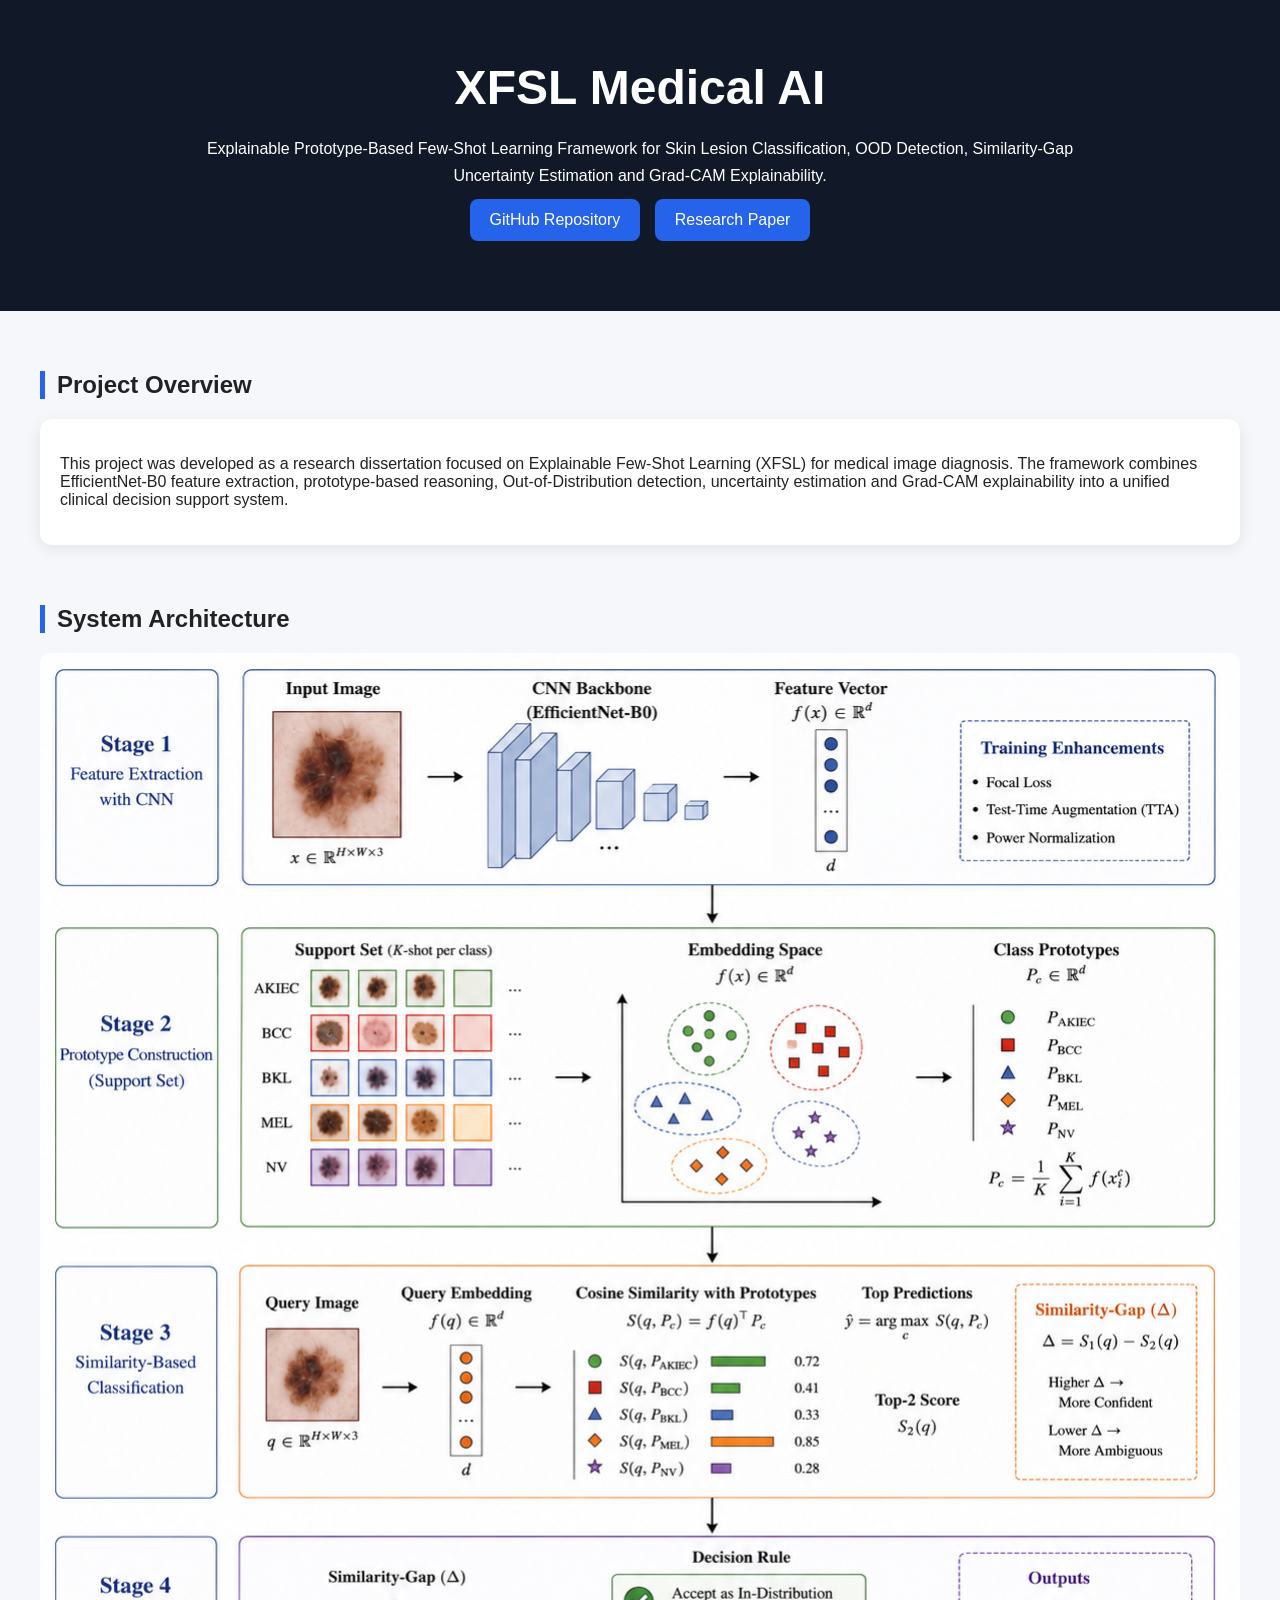
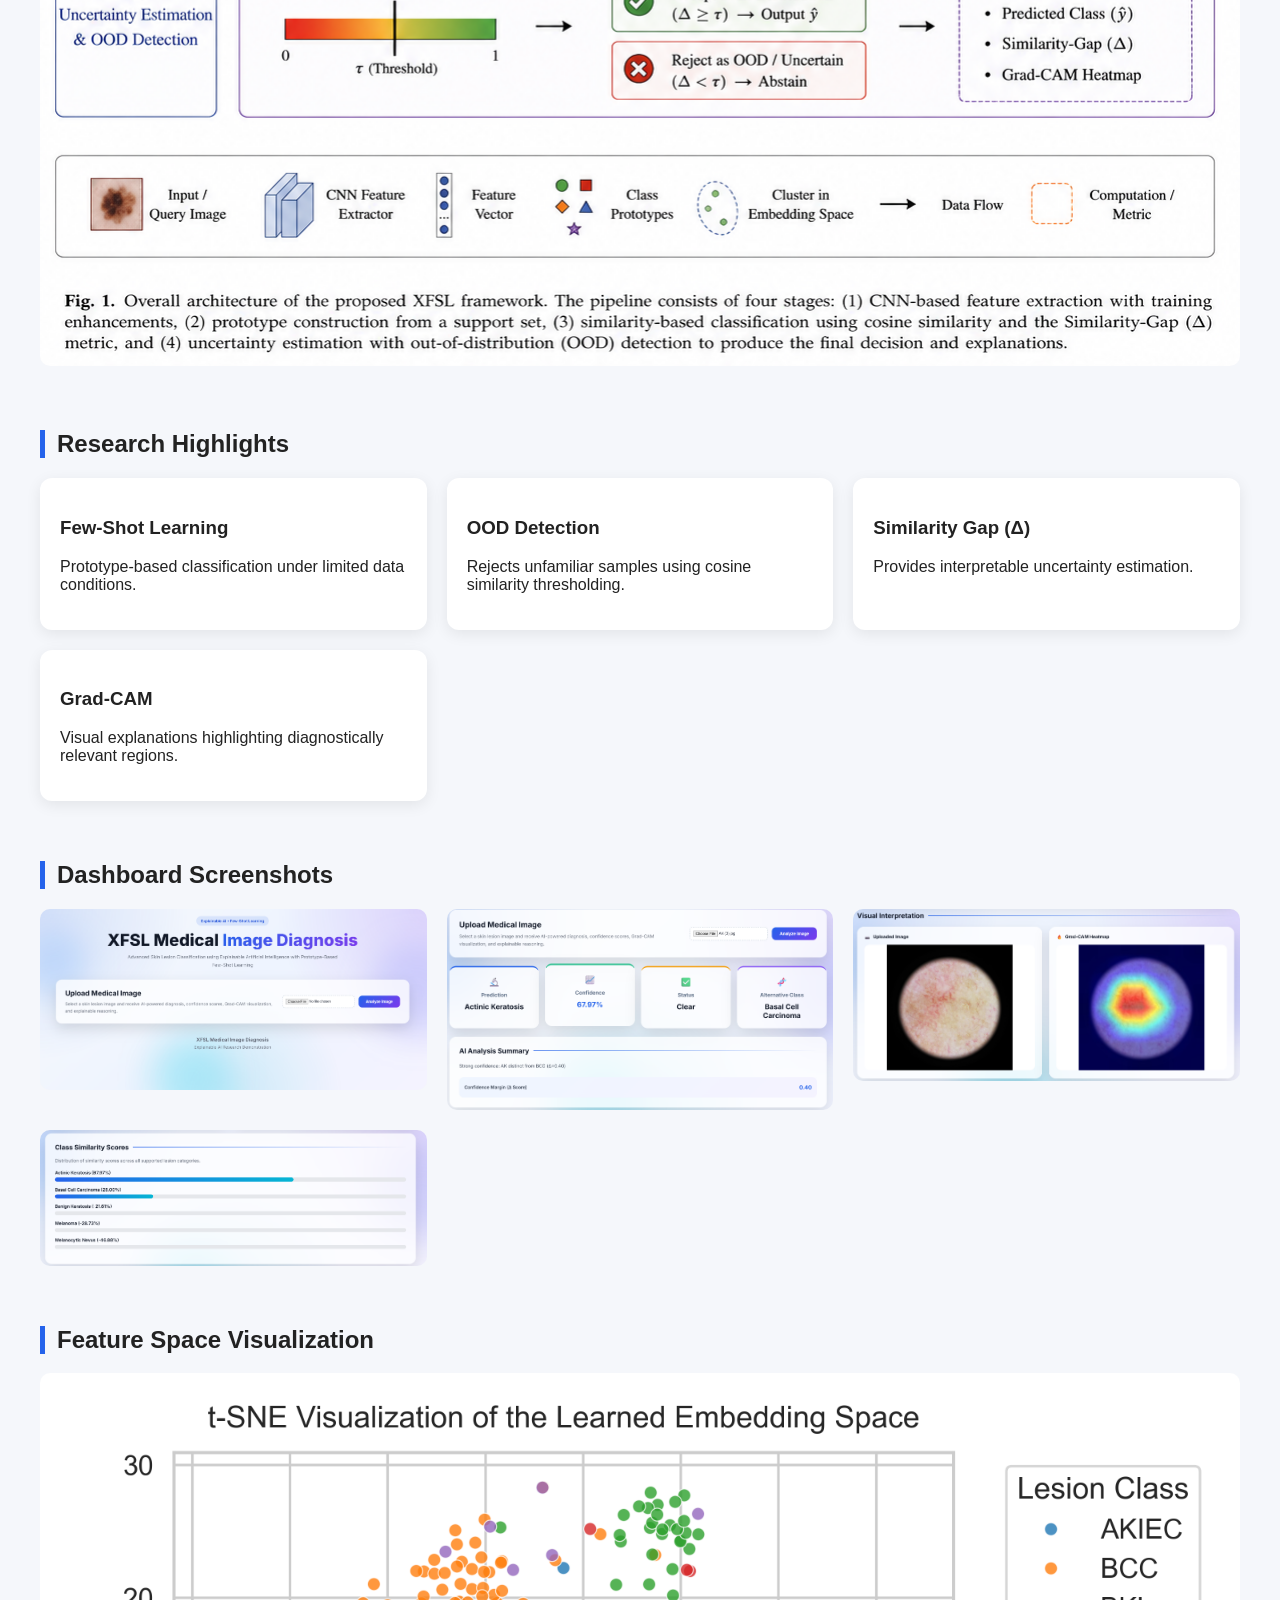
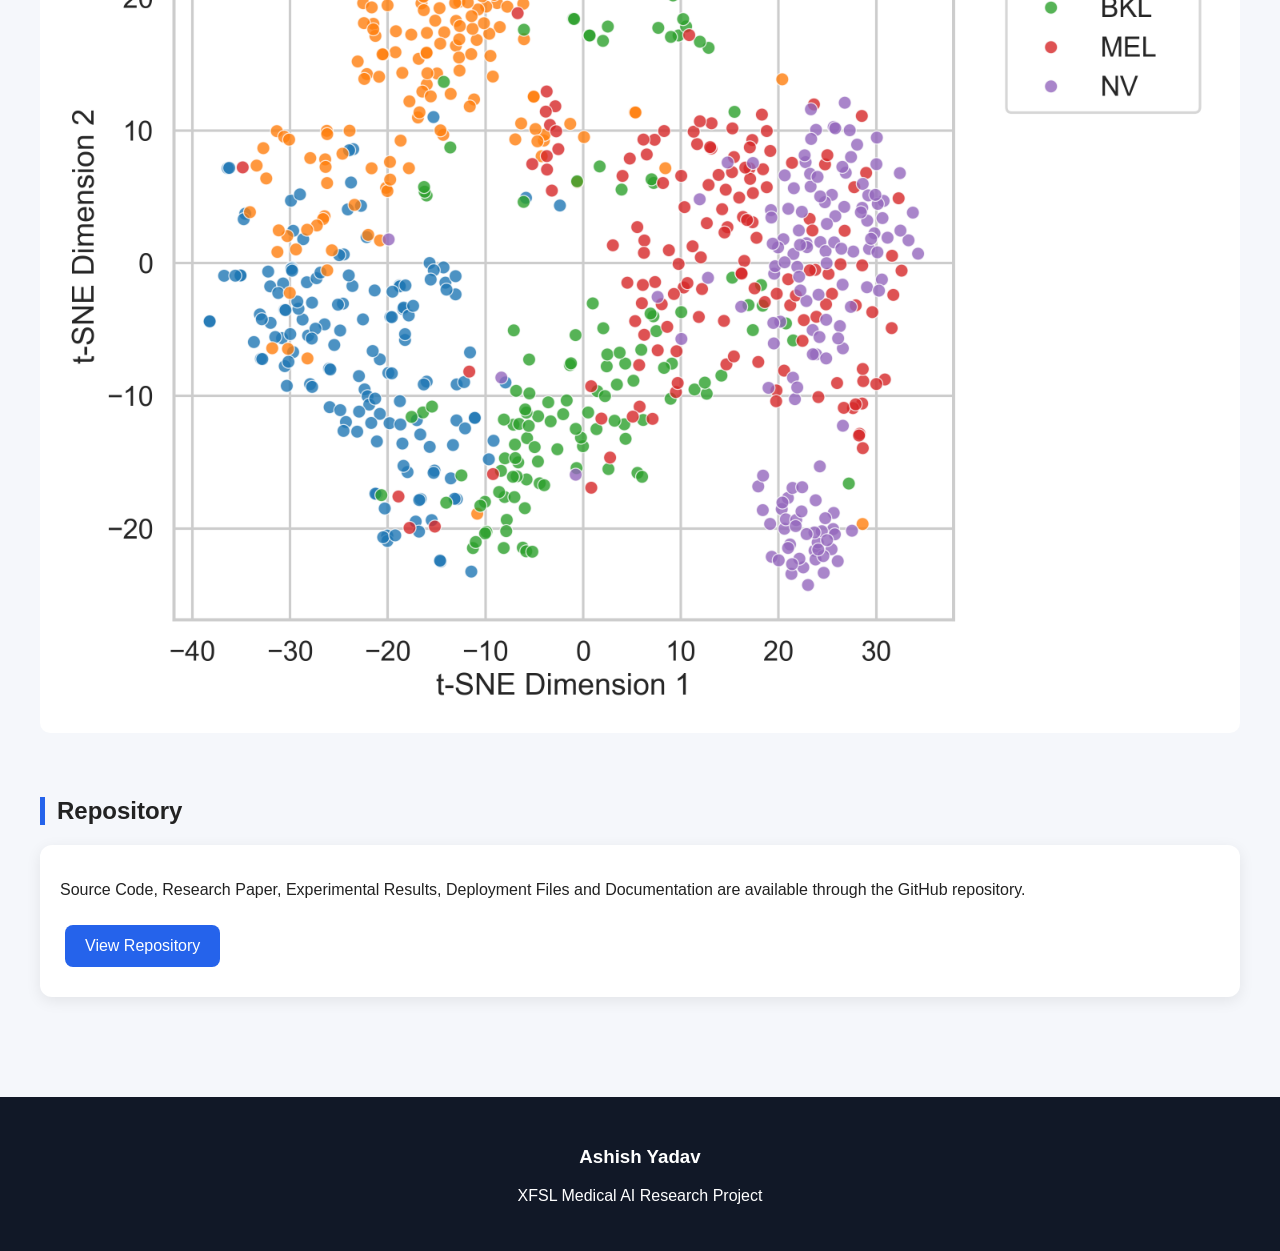
<file: index.html>
<!DOCTYPE html>
<html lang="en">
<head>
<meta charset="UTF-8">
<meta name="viewport" content="width=device-width, initial-scale=1.0">

<title>XFSL Medical AI</title>

<style>
body{
    margin:0;
    font-family:Arial,Helvetica,sans-serif;
    background:#f5f7fb;
    color:#222;
}

header{
    background:#111827;
    color:white;
    padding:60px 20px;
    text-align:center;
}

header h1{
    margin:0;
    font-size:3rem;
}

header p{
    max-width:900px;
    margin:auto;
    margin-top:20px;
    line-height:1.7;
}

.container{
    max-width:1200px;
    margin:auto;
    padding:40px 20px;
}

.section{
    margin-bottom:60px;
}

.section h2{
    border-left:5px solid #2563eb;
    padding-left:12px;
}

.grid{
    display:grid;
    grid-template-columns:repeat(auto-fit,minmax(300px,1fr));
    gap:20px;
}

.card{
    background:white;
    border-radius:12px;
    padding:20px;
    box-shadow:0 4px 15px rgba(0,0,0,.08);
}

img{
    width:100%;
    border-radius:10px;
}

.btn{
    display:inline-block;
    padding:12px 20px;
    background:#2563eb;
    color:white;
    text-decoration:none;
    border-radius:8px;
    margin:10px 5px;
}

footer{
    background:#111827;
    color:white;
    text-align:center;
    padding:30px;
}
</style>
</head>

<body>

<header>
<h1>XFSL Medical AI</h1>

<p>
Explainable Prototype-Based Few-Shot Learning Framework
for Skin Lesion Classification, OOD Detection,
Similarity-Gap Uncertainty Estimation and Grad-CAM Explainability.
</p>

<a class="btn" href="https://github.com/ashishyadav18/XFSL-Medical-Image-Diagnosis" target="_blank">
GitHub Repository
</a>

<a class="btn" href="article/Explainable_Few_Shot_Learning_for_Medical_Image_Diagnosis.pdf" target="_blank">
Research Paper
</a>
</header>

<div class="container">

<div class="section">
<h2>Project Overview</h2>

<div class="card">
<p>
This project was developed as a research dissertation focused on
Explainable Few-Shot Learning (XFSL) for medical image diagnosis.
The framework combines EfficientNet-B0 feature extraction,
prototype-based reasoning, Out-of-Distribution detection,
uncertainty estimation and Grad-CAM explainability into a unified
clinical decision support system.
</p>
</div>
</div>

<div class="section">
<h2>System Architecture</h2>

<img src="assets/architecture.png">
</div>

<div class="section">
<h2>Research Highlights</h2>

<div class="grid">

<div class="card">
<h3>Few-Shot Learning</h3>
<p>Prototype-based classification under limited data conditions.</p>
</div>

<div class="card">
<h3>OOD Detection</h3>
<p>Rejects unfamiliar samples using cosine similarity thresholding.</p>
</div>

<div class="card">
<h3>Similarity Gap (Δ)</h3>
<p>Provides interpretable uncertainty estimation.</p>
</div>

<div class="card">
<h3>Grad-CAM</h3>
<p>Visual explanations highlighting diagnostically relevant regions.</p>
</div>

</div>
</div>

<div class="section">
<h2>Dashboard Screenshots</h2>

<div class="grid">

<img src="assets/dashboard-home.png">

<img src="assets/dashboard-results1.png">

<img src="assets/dashboard-results2.png">

<img src="assets/dashboard-results3.png">

</div>
</div>

<div class="section">
<h2>Feature Space Visualization</h2>

<img src="assets/tsne_visualization.png">
</div>

<div class="section">
<h2>Repository</h2>

<div class="card">
<p>
Source Code, Research Paper, Experimental Results,
Deployment Files and Documentation are available
through the GitHub repository.
</p>

<a class="btn" href="https://github.com/ashishyadav18/XFSL-Medical-Image-Diagnosis" target="_blank">
View Repository
</a>
</div>
</div>

</div>

<footer>
<h3>Ashish Yadav</h3>
<p>
XFSL Medical AI Research Project
</p>
</footer>

</body>
</html>
</file>
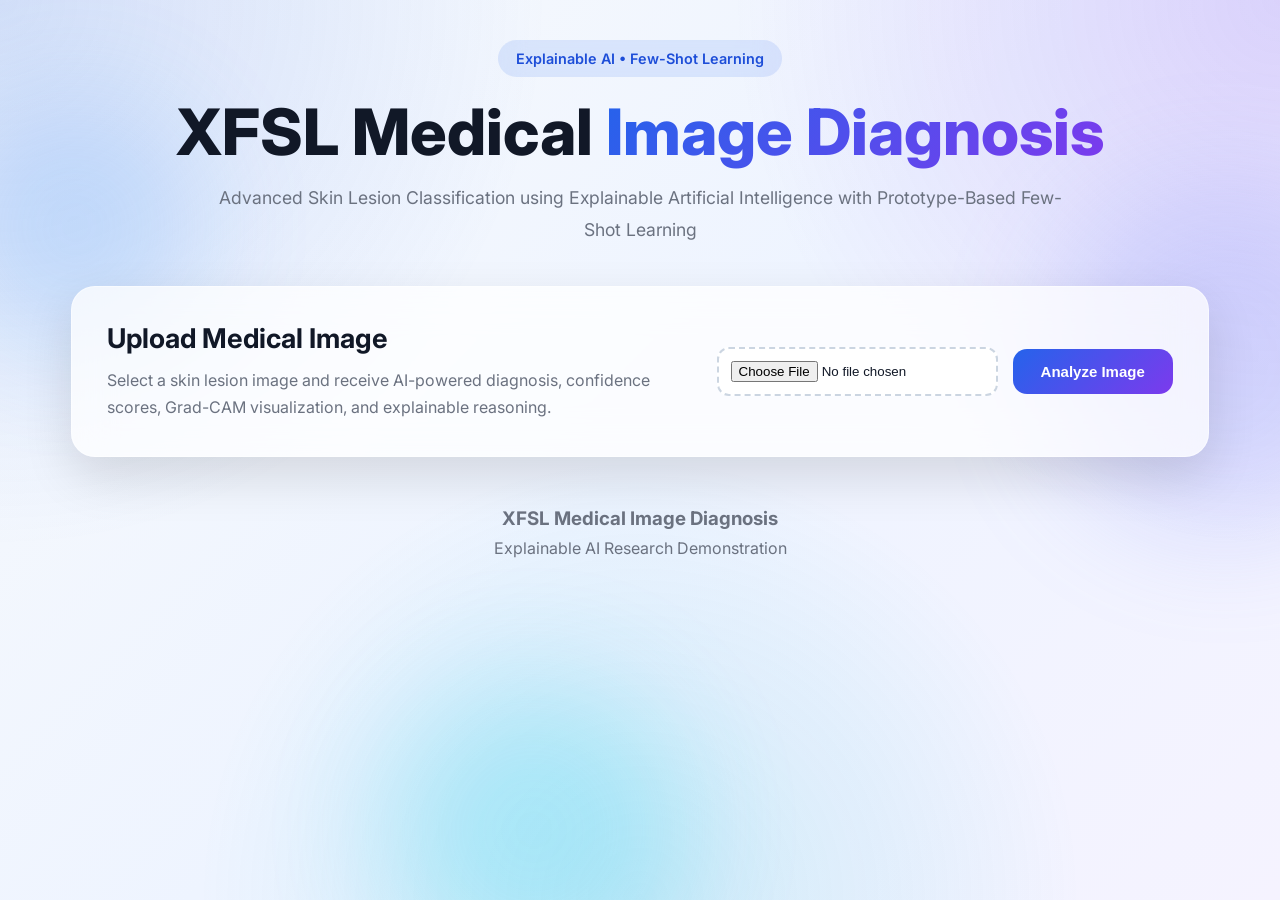
<file: deployment/frontend/index.html>
<!DOCTYPE html>
<html lang="en">

<head>
    <meta charset="UTF-8">
    <meta name="viewport" content="width=device-width, initial-scale=1.0">

    <title>XFSL Medical AI </title>
    <link rel="icon" type="image/png" href="logo.png">

    <link rel="stylesheet" href="style.css">

    <link rel="preconnect" href="https://fonts.googleapis.com">
    <link rel="preconnect" href="https://fonts.gstatic.com" crossorigin>

    <link href="https://fonts.googleapis.com/css2?family=Inter:wght@300;400;500;600;700;800&display=swap"
        rel="stylesheet">
</head>

<body>

    <!-- Background Effects -->

    <div class="bg-gradient"></div>

    <div class="floating-circle circle-1"></div>
    <div class="floating-circle circle-2"></div>
    <div class="floating-circle circle-3"></div>

    <div class="container">

        <!-- HERO SECTION -->

        <header class="hero">

            <div class="hero-badge">
                Explainable AI • Few-Shot Learning
            </div>

            <h1>
                XFSL Medical
                <span>Image Diagnosis</span>
            </h1>

            <p class="subtitle">
                Advanced Skin Lesion Classification using Explainable Artificial
                Intelligence with Prototype-Based Few-Shot Learning
            </p>

        </header>

        <!-- UPLOAD SECTION -->

        <section class="upload-card">

            <div class="upload-left">

                <h2>Upload Medical Image</h2>

                <p>
                    Select a skin lesion image and receive AI-powered diagnosis,
                    confidence scores, Grad-CAM visualization, and explainable
                    reasoning.
                </p>

            </div>

            <div class="upload-right">

                <input
                    type="file"
                    id="imageInput"
                    accept="image/*"
                >

                <button onclick="predictImage()">
                    Analyze Image
                </button>

            </div>

        </section>

        <!-- LOADING -->

        <div id="loading" class="hidden loading-card">

            <div class="loader"></div>

            <h3>Analyzing Image</h3>

            <p>
                Running XFSL model and generating explainability maps...
            </p>

        </div>

        <!-- RESULTS -->

        <div id="results" class="hidden">

            <!-- QUICK STATS -->

            <section class="cards">

                <div class="card prediction-card">

                    <div class="card-icon">
                        🔬
                    </div>

                    <h3>Prediction</h3>

                    <p id="prediction"></p>

                </div>

                <div class="card confidence-card">

                    <div class="card-icon">
                        📈
                    </div>

                    <h3>Confidence</h3>

                    <p id="confidence"></p>

                </div>

                <div class="card status-card">

                    <div class="card-icon">
                        ✅
                    </div>

                    <h3>Status</h3>

                    <p id="clarity"></p>

                </div>

                <div class="card alternative-card">

                    <div class="card-icon">
                        🧬
                    </div>

                    <h3>Alternative Class</h3>

                    <p id="alternative"></p>

                </div>

            </section>

            <!-- ANALYSIS SUMMARY -->

            <section class="summary-card">

                <div class="section-header">

                    <h2>AI Analysis Summary</h2>

                    <div class="section-line"></div>

                </div>

                <div class="summary-content">

                    <p id="reason"></p>

                    <div class="delta-box">

                        <span class="delta-label">
                            Confidence Margin (Δ Score)
                        </span>

                        <span id="delta" class="delta-value"></span>

                    </div>

                </div>

            </section>

            <!-- IMAGE COMPARISON -->

            <section class="image-section">

                <div class="section-header">

                    <h2>Visual Interpretation</h2>

                    <div class="section-line"></div>

                </div>

                <div class="image-row">

                    <!-- Uploaded -->

                    <div class="image-box">

                        <div class="image-title">

                            <span>📷</span>

                            Uploaded Image

                        </div>

                        <img
                            id="uploadedImage"
                            alt="Uploaded Image"
                        >

                    </div>

                    <!-- Heatmap -->

                    <div class="image-box">

                        <div class="image-title">

                            <span>🔥</span>

                            Grad-CAM Heatmap

                        </div>

                        <div
                            id="heatmapPlaceholder"
                            class="placeholder hidden"
                        >

                            <div class="ood-warning">

                                <h3>
                                    Out-of-Distribution Sample
                                </h3>

                                <p>
                                    This image does not closely match any
                                    learned XFSL prototype class.
                                </p>

                                <p>
                                    Grad-CAM visualization is unavailable
                                    for this sample.
                                </p>

                            </div>

                        </div>

                        <img
                            id="heatmapImage"
                            alt="Grad-CAM Heatmap"
                        >

                    </div>

                </div>

            </section>

            <!-- SIMILARITY SCORES -->

            <section class="scores-section">

                <div class="section-header">

                    <h2>Class Similarity Scores</h2>

                    <div class="section-line"></div>

                </div>

                <p class="scores-description">

                    Distribution of similarity scores across all supported
                    lesion categories.

                </p>

                <div id="scoreContainer"></div>

            </section>

        </div>

        <!-- FOOTER -->

        <footer>

            <div class="footer-content">

                <h3>XFSL Medical Image Diagnosis</h3>

                <p>
                    Explainable AI Research Demonstration
                </p>

            </div>

        </footer>

    </div>


    <script src="app.js"></script>

</body>

</html>
</file>
<file: deployment/frontend/style.css>
/* ==========================================
   GOOGLE FONT
========================================== */

*{
    margin:0;
    padding:0;
    box-sizing:border-box;
}

:root{

    --primary:#2563eb;
    --secondary:#06b6d4;
    --accent:#7c3aed;

    --bg:#0f172a;
    --card:#ffffff;

    --text:#111827;
    --muted:#6b7280;

    --shadow:
        0 20px 50px rgba(0,0,0,0.12);

    --glass:
        rgba(255,255,255,0.75);
}

/* ==========================================
   BODY
========================================== */

body{

    font-family:'Inter',sans-serif;

    background:
        linear-gradient(
            135deg,
            #f8fafc,
            #eef4ff,
            #f5f3ff
        );

    min-height:100vh;

    color:var(--text);

    overflow-x:hidden;

    position:relative;
}

/* ==========================================
   BACKGROUND EFFECTS
========================================== */

.bg-gradient{

    position:fixed;

    inset:0;

    background:

        radial-gradient(
            circle at top left,
            rgba(37,99,235,0.18),
            transparent 35%
        ),

        radial-gradient(
            circle at top right,
            rgba(124,58,237,0.18),
            transparent 35%
        ),

        radial-gradient(
            circle at bottom,
            rgba(6,182,212,0.15),
            transparent 40%
        );

    z-index:-3;
}

.floating-circle{

    position:fixed;

    border-radius:50%;

    filter:blur(60px);

    opacity:.25;

    z-index:-2;
}

.circle-1{

    width:250px;
    height:250px;

    background:#60a5fa;

    top:100px;
    left:-50px;
}

.circle-2{

    width:350px;
    height:350px;

    background:#818cf8;

    top:20%;
    right:-120px;
}

.circle-3{

    width:300px;
    height:300px;

    background:#22d3ee;

    bottom:-80px;
    left:30%;
}

/* ==========================================
   CONTAINER
========================================== */

.container{

    width:92%;
    max-width:1450px;

    margin:auto;

    padding:40px 20px;
}

/* ==========================================
   HERO
========================================== */

.hero{

    text-align:center;

    margin-bottom:40px;
}

.hero-badge{

    display:inline-block;

    padding:10px 18px;

    border-radius:999px;

    background:
        rgba(37,99,235,0.12);

    color:#1d4ed8;

    font-size:.9rem;

    font-weight:600;

    margin-bottom:20px;

    backdrop-filter:blur(12px);
}

.hero h1{

    font-size:4rem;

    font-weight:800;

    line-height:1.1;

    margin-bottom:15px;
}

.hero h1 span{

    background:
        linear-gradient(
            135deg,
            #2563eb,
            #7c3aed
        );

    -webkit-background-clip:text;

    -webkit-text-fill-color:transparent;
}

.subtitle{

    max-width:850px;

    margin:auto;

    color:var(--muted);

    font-size:1.1rem;

    line-height:1.8;
}

/* ==========================================
   GLASS CARDS
========================================== */

.upload-card,
.card,
.summary-card,
.image-box,
.scores-section{

    background:var(--glass);

    backdrop-filter:blur(20px);

    border:1px solid rgba(255,255,255,.45);

    border-radius:24px;

    box-shadow:var(--shadow);
}

/* ==========================================
   UPLOAD SECTION
========================================== */

.upload-card{

    display:flex;

    justify-content:space-between;

    align-items:center;

    gap:30px;

    padding:35px;

    margin-bottom:30px;
}

.upload-left{

    flex:1;
}

.upload-left h2{

    margin-bottom:12px;

    font-size:1.7rem;
}

.upload-left p{

    color:var(--muted);

    line-height:1.7;
}

.upload-right{

    display:flex;

    gap:15px;

    align-items:center;

    flex-wrap:wrap;
}

input[type="file"]{

    padding:12px;

    border-radius:12px;

    border:2px dashed #cbd5e1;

    background:white;
}

button{

    border:none;

    padding:14px 28px;

    border-radius:14px;

    cursor:pointer;

    font-weight:600;

    font-size:15px;

    color:white;

    background:
        linear-gradient(
            135deg,
            #2563eb,
            #7c3aed
        );

    transition:.3s;
}

button:hover{

    transform:translateY(-3px);

    box-shadow:
        0 15px 30px
        rgba(37,99,235,.35);
}

/* ==========================================
   LOADING
========================================== */

.loading-card{

    text-align:center;

    padding:40px;

    margin-bottom:25px;
}

.loader{

    width:60px;
    height:60px;

    border:6px solid #dbeafe;

    border-top:6px solid #2563eb;

    border-radius:50%;

    margin:auto;

    animation:spin 1s linear infinite;
}

@keyframes spin{

    from{
        transform:rotate(0deg);
    }

    to{
        transform:rotate(360deg);
    }
}

.loading-card h3{

    margin-top:20px;

    margin-bottom:8px;
}

/* ==========================================
   RESULT CARDS
========================================== */

.cards{

    display:grid;

    grid-template-columns:
        repeat(auto-fit,minmax(250px,1fr));

    gap:22px;

    margin-bottom:30px;
}

.card{

    text-align:center;

    padding:30px;

    transition:.35s;
}

.card:hover{

    transform:
        translateY(-8px);
}

.card-icon{

    font-size:2rem;

    margin-bottom:15px;
}

.card h3{

    margin-bottom:15px;

    color:#64748b;
}

.card p{

    font-size:1.6rem;

    font-weight:700;
}

.prediction-card{

    border-top:5px solid #2563eb;
}

.confidence-card{

    border-top:5px solid #10b981;
}

.status-card{

    border-top:5px solid #f59e0b;
}

.alternative-card{

    border-top:5px solid #8b5cf6;
}

/* ==========================================
   SECTION HEADER
========================================== */

.section-header{

    display:flex;

    align-items:center;

    gap:15px;

    margin-bottom:25px;
}

.section-header h2{

    white-space:nowrap;
}

.section-line{

    height:2px;

    width:100%;

    background:
        linear-gradient(
            to right,
            #2563eb,
            transparent
        );
}

/* ==========================================
   SUMMARY
========================================== */

.summary-card{

    padding:35px;

    margin-bottom:35px;
}

.summary-content{

    line-height:1.9;

    color:#374151;
}

.delta-box{

    margin-top:25px;

    display:flex;

    justify-content:space-between;

    align-items:center;

    padding:18px;

    border-radius:16px;

    background:
        linear-gradient(
            135deg,
            #eff6ff,
            #f5f3ff
        );
}

.delta-label{

    font-weight:600;
}

.delta-value{

    font-size:1.2rem;

    font-weight:700;

    color:#2563eb;
}

/* ==========================================
   IMAGES
========================================== */

.image-section{

    margin-bottom:35px;
}

.image-row{

    display:grid;

    grid-template-columns:1fr 1fr;

    gap:25px;
}

.image-box{

    padding:25px;
}

.image-title{

    font-weight:700;

    margin-bottom:18px;

    display:flex;

    align-items:center;

    gap:10px;
}

.image-box img{

    width:100%;

    height:450px;

    object-fit:contain;

    border-radius:18px;

    background:white;
}

/* ==========================================
   PLACEHOLDER
========================================== */

.placeholder{

    height:450px;

    display:flex;

    justify-content:center;

    align-items:center;

    border:2px dashed #cbd5e1;

    border-radius:18px;

    background:#f8fafc;

    text-align:center;
}

.ood-warning{

    max-width:350px;

    line-height:1.8;
}

.ood-warning h3{

    color:#dc2626;

    margin-bottom:15px;
}

/* ==========================================
   SCORES
========================================== */

.scores-section{

    padding:35px;
}

.scores-description{

    color:#6b7280;

    margin-bottom:25px;
}

.score-row{

    margin-bottom:20px;
}

.score-label{

    margin-bottom:8px;

    font-weight:600;
}

.score-bar{

    height:14px;

    border-radius:999px;

    background:#e5e7eb;

    overflow:hidden;
}

.score-fill{

    height:100%;

    border-radius:999px;

    background:
        linear-gradient(
            90deg,
            #2563eb,
            #06b6d4
        );

    transition:1s ease;
}

/* ==========================================
   FOOTER
========================================== */

footer{

    margin-top:50px;

    text-align:center;

    color:#6b7280;
}

.footer-content h3{

    margin-bottom:8px;
}

/* ==========================================
   UTILITIES
========================================== */

.hidden{

    display:none;
}

/* ==========================================
   RESPONSIVE
========================================== */

@media(max-width:1000px){

    .upload-card{

        flex-direction:column;
        text-align:center;
    }

    .image-row{

        grid-template-columns:1fr;
    }

    .hero h1{

        font-size:3rem;
    }
}

@media(max-width:700px){

    .hero h1{

        font-size:2.3rem;
    }

    .cards{

        grid-template-columns:1fr;
    }

    .image-box img{

        height:320px;
    }

    .placeholder{

        height:320px;
    }

    .delta-box{

        flex-direction:column;
        gap:10px;
    }
}
</file>
